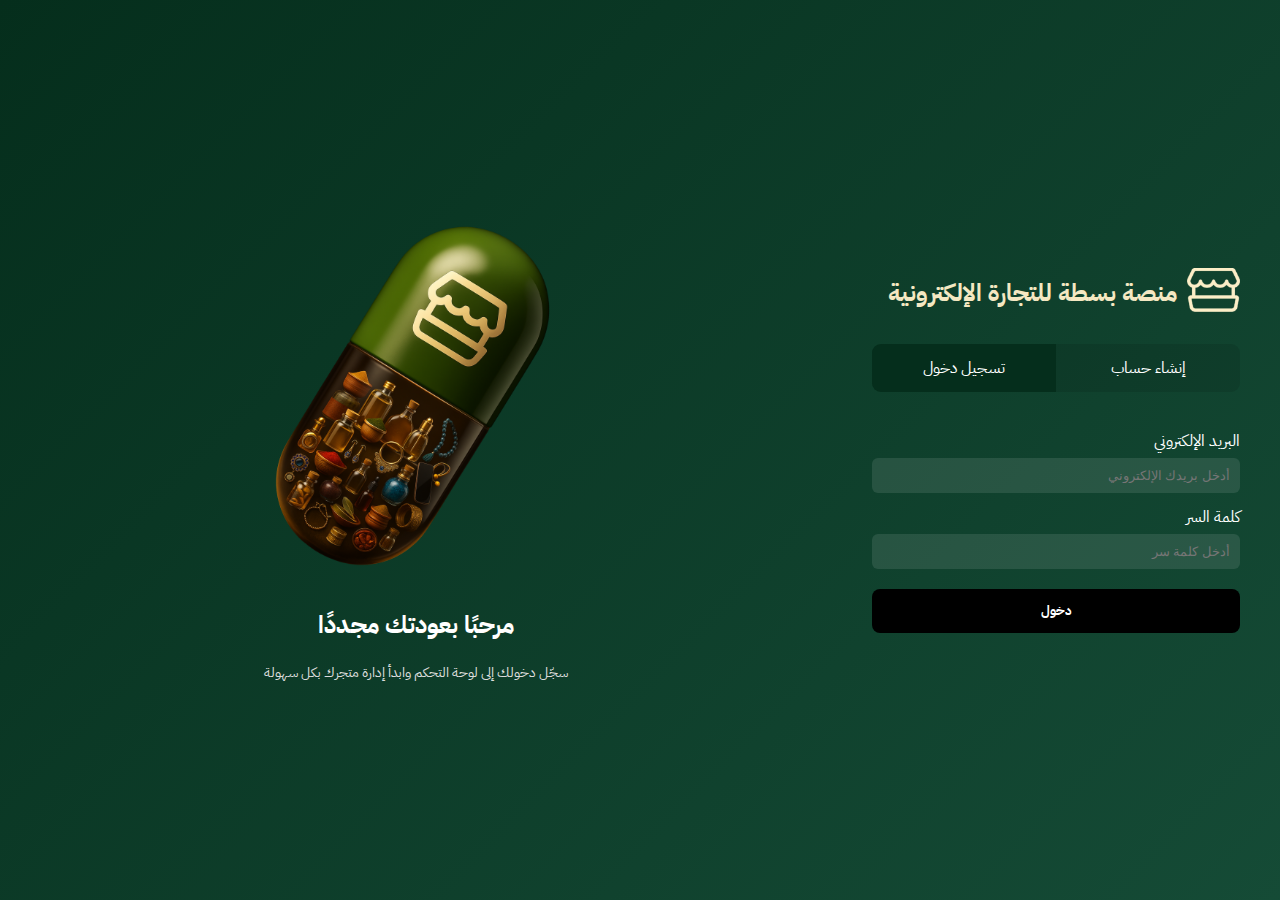
<file: Log in/LoginIndex.html>
<!DOCTYPE html>
<html lang="ar" dir="rtl">
<head>
  <meta charset="UTF-8">
  <title>إنشاء حساب | منصة بسطة</title>
  <meta name="viewport" content="width=device-width, initial-scale=1.0" />
  <link href="https://fonts.googleapis.com/css2?family=IBM+Plex+Sans+Arabic&display=swap" rel="stylesheet">
  <link rel="stylesheet" href="style.css">
</head>


<body>
  <div class="page">
    <!--Left side-->
    <div class="left">
      <div class="image-container">
            <img src="Login assets/BSTA LOGIN.png" alt="عرض توضيحي">
      </div>

      <h2>مرحبًا بعودتك مجددًا</h2>
      <p>سجّل دخولك إلى لوحة التحكم وابدأ إدارة متجرك بكل سهولة</p>
    </div>

    <!--Right side-->
    <div class="right">
      <div class="logo">
        <a href="#"><img src="Login assets/Logo.png" alt="logo" /></a>
        <a href="#"><span class="branding">منصة بسطة للتجارة الإلكترونية</span></a>
      </div>

      <div class="tabs">
        <button class="tab" onclick="window.location.href='#'">إنشاء حساب</button>
        <button class="tab active" onclick="window.location.href='#'">تسجيل دخول</button>
      </div>

      <form class="form">

        <label>البريد الإلكتروني</label>
        <input type="email" placeholder="أدخل بريدك الإلكتروني" required />

        <label>كلمة السر</label>
        <input  type="password" placeholder="أدخل كلمة سر" required />


        <button type="submit" class="submit-btn">دخول</button>
      </form>
    </div>
  </div>
</body>

</html>
</file>
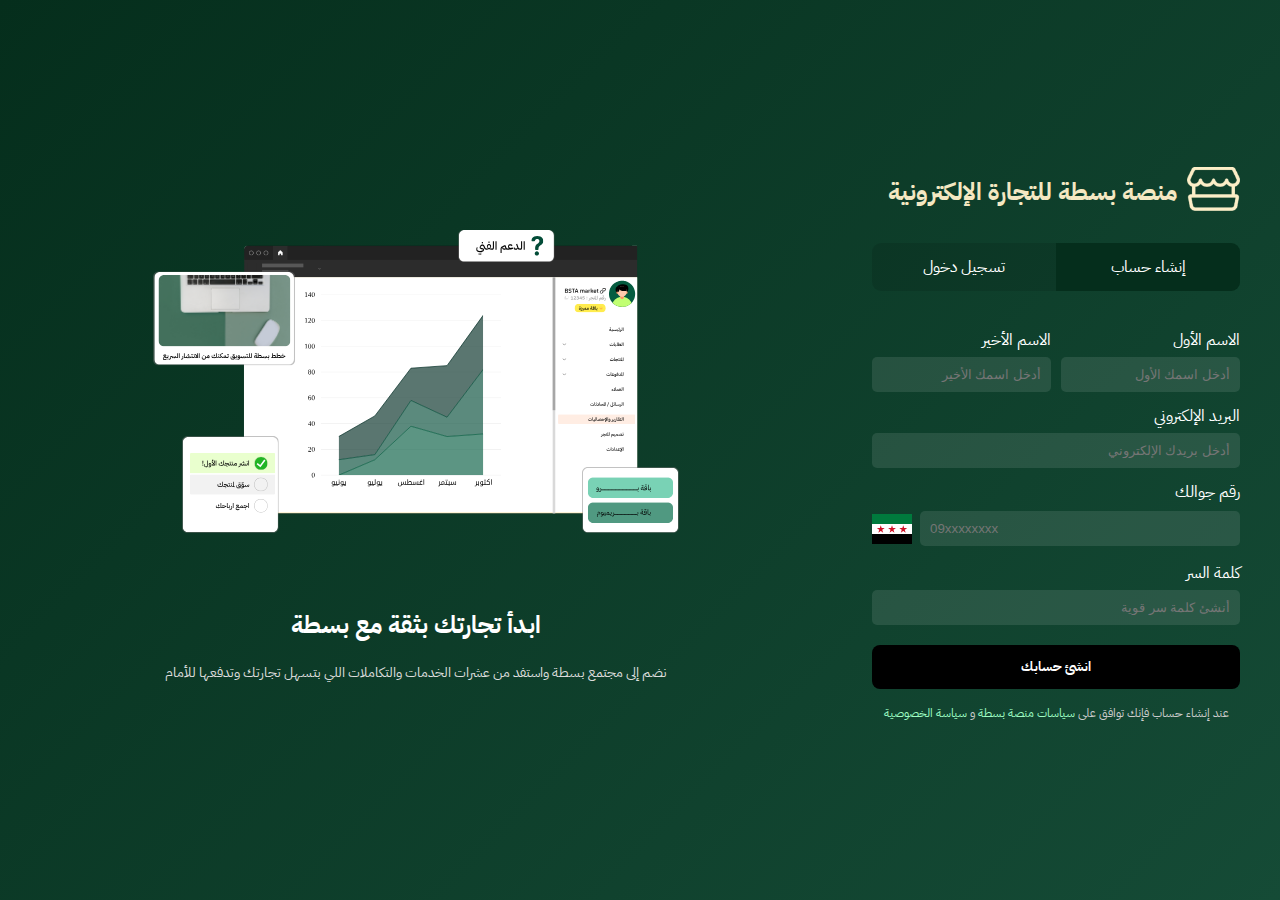
<file: Sign up/SignupIndex.html>
<!DOCTYPE html>
<html lang="ar" dir="rtl">
<head>
  <meta charset="UTF-8">
  <title>إنشاء حساب | منصة بسطة</title>
  <meta name="viewport" content="width=device-width, initial-scale=1.0" />
  <link href="https://fonts.googleapis.com/css2?family=IBM+Plex+Sans+Arabic&display=swap" rel="stylesheet">
    <link rel="stylesheet" href="style.css" />
    <link rel="icon" type="image/x-icon" href="Sign_up_assets/Favicon.png" />
    <link rel="preconnect" href="https://fonts.googleapis.com" />
    <link rel="preconnect" href="https://fonts.gstatic.com" crossorigin />
    <link
      href="https://fonts.googleapis.com/css2?family=IBM+Plex+Sans+Arabic:wght@100;200;300;400;500;600;700&display=swap"
      rel="stylesheet"
    />
</head>

<body>
  <div class="page">
    <!--Left Side-->
    <div class="left">
      <div class="image-container">
            <img src="Sign_up_assets/Background SIGNUP img.svg" alt="عرض توضيحي">
      </div>

      <h2>ابدأ تجارتك بثقة مع بسطة</h2>
      <p>نضم إلى مجتمع بسطة واستفد من عشرات الخدمات والتكاملات اللي بتسهل
          تجارتك وتدفعها للأمام</p>
    </div>

    <!--Right Side-->
    <div class="right">
      <div class="logo">
        <a href="#"><img src="Sign_up_assets/Logo.png" alt="logo" /></a>
        <a href="#"><span class="branding">منصة بسطة للتجارة الإلكترونية</span></a>
      </div>

      <div class="tabs">
        <button class="tab active" onclick="window.location.href='#'">إنشاء حساب</button>
        <button class="tab" onclick="window.location.href='#'">تسجيل دخول</button>
      </div>

      <form class="form">
        <div class="name-fields">
          <div class="field">
            <label>الاسم الأول</label>
            <input type="text" placeholder="أدخل اسمك الأول" required />
          </div>
          <div class="field">
            <label>الاسم الأخير</label>
            <input type="text" placeholder="أدخل اسمك الأخير" required />
          </div>
        </div>

        <label>البريد الإلكتروني</label>
        <input type="email" placeholder="أدخل بريدك الإلكتروني" required />

        <label>رقم جوالك</label>
        <div class="phone-input">
          <input type="tel" placeholder="09xxxxxxxx" pattern="09[0-9]{8}" required />
          <div class="flag">
            <svg xmlns="http://www.w3.org/2000/svg" width="640" height="480" viewBox="0 0 640 480"><path d="M0 0h640v480H0Z"/><path fill="#fff" d="M0 0h640v320H0Z"/><path fill="#007a3d" d="M0 0h640v160H0Z"/><path fill="#ce1126" d="m101 300l39-120l39 120l-102-74.2h126M461 300l39-120l39 120l-102-74.2h126M281 300l39-120l39 120l-102.1-74.2h126.2"/></svg>
          </div>
        </div>

        <label>كلمة السر</label>
        <input  type="password" placeholder="أنشئ كلمة سر قوية" required />


        <button type="submit" class="submit-btn">انشئ حسابك</button>

        <p class="note">
          عند إنشاء حساب فإنك توافق على <a href="#">سياسات منصة بسطة</a> و <a href="#">سياسة الخصوصية</a>
        </p>
      </form>
    </div>
  </div>
</body>

</html>
</file>
<file: Log in/style.css>
* {
  box-sizing: border-box;
}

body {
  margin: 0;
  font-family: 'IBM Plex Sans Arabic', sans-serif;
  background: linear-gradient(135deg, #052e1c, #154b36);
  color: white;
  direction: rtl;
}

.page {
  display: flex;
  flex-wrap: wrap;
  flex-direction: row-reverse;
  min-height: 100vh;
}


/*Left Side*/
.left {
  flex: 1;
  min-width: 300px;
  display: flex;
  flex-direction: column;
  justify-content: center;
  align-items: center;
  padding: 40px;
  text-align: center;
  
}

.image-container {
  width: 100%;
  max-width: 70%;
  margin-bottom: 20px;
}

.image-container img {
  width: 100%;
  height: auto;
  object-fit: contain;
  display: block;
  border-radius: 0;
  background: transparent;
}



.left h2 {
  font-size: 24px;
  margin: 10px 0 5px;
  font-weight: bold;
}

.left p {
  font-size: 14px;
  color: #ddd;
}

/*Right Side*/
.right {
    
  flex: 0 0 35%;
 max-width: 35%;
  background-color: rgba(255, 255, 255, 0.00);
  padding: 40px;
  display: flex;
  flex-direction: column;
  justify-content: center;
}

.logo {
  display: flex;
  align-items: center;
  gap: 10px;
  font-size: 18px;
  margin-bottom: 25px;
}
.logo a{
  text-decoration: none;
}

.logo img {
  width: 53px;
  height: 44px;
}

.branding{
    font-family: 'IBM Plex Sans Arabic', sans-serif;
    font-weight:900;
    font-size: 24px;
    color: #F4E8C2;
}

/*Sign in/up Buttons*/
.tabs {
  display: flex;
  background-color: rgba(0, 0, 0, 0.1);
  border-radius: 9px;
  overflow: hidden;
  margin-bottom: 25px;
}

.tab {
  flex: 1;
  padding: 12px;
  background: transparent;
  border: none;
  color: white;
  cursor: pointer;
  font-size: 16px;
  font-family: 'IBM Plex Sans Arabic', sans-serif;
  font-weight: 400;
}

.tab.active {
  background-color: #052e1c;
  color: white;
}

/*Sign Form*/
.form label {
  display: block;
  margin: 12px 0 5px;
}

.form input[type="text"],
.form input[type="email"],
.form input[type="password"],
.form input[type="tel"] {
  width: 100%;
  padding: 10px;
  border-radius: 6px;
  border: none;
  background-color: rgba(255, 255, 255, 0.1);
  color: white;
}

.name-fields {
  display: flex;
  gap: 10px;
}

.name-fields .field {
  flex: 1;
}

.phone-input {
  display: flex;
  align-items: center;
  gap: 8px;
}

.phone-input .flag {
  width: 30px;
  height: 30px;
  border-radius: 6px;
  display: flex;
  justify-content: center;
  align-items: center;
}

.phone-input img {
  width: 30px;
}

.submit-btn {
  width: 100%;
  margin-top: 20px;
  padding: 12px;
  background-color: black;
  border: none;
  color: white;
  font-weight: bold;
  border-radius: 8px;
  cursor: pointer;
  font-family: 'IBM Plex Sans Arabic', sans-serif;
}


/*Responsive Code*/
@media (max-width: 768px) {
  .page {
    flex-direction: column;
  }

  .left,
  .right {
    flex: 1 1 100%;
    max-width: 100%;
    padding: 20px;
  }

  .image-container {
    max-width: 100%;
    margin-bottom: 15px;
  }

  .branding {
    font-size: 18px;
    text-align: center;
  }

  .logo {
    flex-direction: column;
    justify-content: center;
    align-items: center;
    text-align: center;
  }

  .tabs {
    flex-direction: row;
    font-size: 14px;
  }

  .form input[type="text"],
  .form input[type="email"],
  .form input[type="password"],
  .form input[type="tel"] {
    font-size: 14px;
  }

  .submit-btn {
    padding: 10px;
    font-size: 15px;
  }

  .name-fields {
    flex-direction: column;
    gap: 0;
  }
}
</file>
<file: Sign up/style.css>
* {
  box-sizing: border-box;
}

body {
  margin: 0;
  font-family: "IBM Plex Sans Arabic", sans-serif;
  background: linear-gradient(135deg, #052e1c, #154b36);
  color: white;
  direction: rtl;
}

.page {
  display: flex;
  flex-wrap: wrap;
  flex-direction: row-reverse; /*Revarse sides*/
  min-height: 100vh;
}

/*Left Side*/
.left {
  flex: 1;
  min-width: 300px;
  display: flex;
  flex-direction: column;
  justify-content: center;
  align-items: center;
  padding: 40px;
  text-align: center;
}

.image-container {
  width: 100%;
  max-width: 70%;
  margin-bottom: 20px;
}

.image-container img {
  width: 100%;
  height: auto;
  object-fit: contain;
  display: block;
  border-radius: 0;
  background: transparent;
}

.left h2 {
  font-size: 24px;
  margin: 10px 0 5px;
  font-weight: bold;
}

.left p {
  font-size: 14px;
  color: #ddd;
}

/*Right Side*/
.right {
  flex: 0 0 35%;
  max-width: 35%;
  background-color: rgba(255, 255, 255, 0);
  padding: 40px;
  display: flex;
  flex-direction: column;
  justify-content: center;
}

.logo {
  display: flex;
  align-items: center;
  gap: 10px;
  font-size: 18px;
  margin-bottom: 25px;
}
.logo a{
  text-decoration: none;
}

.logo img {
  width: 53px;
  height: 44px;
}

.branding {
  font-family: "IBM Plex Sans Arabic", sans-serif;
  font-weight: 900;
  font-size: 24px;
  color: #f4e8c2;
}

/*Sign in/up Buttons*/
.tabs {
  display: flex;
  background-color: rgba(0, 0, 0, 0.1);
  border-radius: 9px;
  overflow: hidden;
  margin-bottom: 25px;
}

.tab {
  flex: 1;
  padding: 12px;
  background: transparent;
  border: none;
  color: white;
  cursor: pointer;
  font-size: 16px;
  font-family: "IBM Plex Sans Arabic", sans-serif;
  font-weight: 400;
}

.tab.active {
  background-color: #052e1c;
  color: white;
}

/*Sign form*/
.form label {
  display: block;
  margin: 12px 0 5px;
}

.form input[type="text"],
.form input[type="email"],
.form input[type="password"],
.form input[type="tel"] {
  width: 100%;
  padding: 10px;
  border-radius: 5px;
  border: none;
  background-color: rgba(255, 255, 255, 0.1);
  color: white;
}

.name-fields {
  display: flex;
  gap: 10px;
}

.name-fields .field {
  flex: 1;
}

.phone-input {
  display: flex;
  align-items: center;
  gap: 8px;
}

.phone-input .flag {
  width: 40px;
  height: 40px;
  border-radius: 6px;
  display: flex;
  justify-content: center;
  align-items: center;
}

.phone-input img {
  width: 30px;
}

.submit-btn {
  width: 100%;
  margin-top: 20px;
  padding: 12px;
  background-color: black;
  border: none;
  color: white;
  font-weight: bold;
  border-radius: 8px;
  cursor: pointer;
  font-family: "IBM Plex Sans Arabic", sans-serif;
}

.note {
  margin-top: 15px;
  font-size: 12px;
  color: #ccc;
  text-align: center;
}

.note a {
  color: #9efdc3;
  text-decoration: none;
}

.password-wrapper {
  position: relative;
}

.password-wrapper input {
  width: 100%;
  padding: 10px 40px 10px 10px;
  border-radius: 6px;
  border: none;
  background-color: rgba(255, 255, 255, 0.1);
  color: white;
}

.toggle-password {
  position: absolute;
  top: 50%;
  left: 10px;
  transform: translateY(-50%);
  cursor: pointer;
  font-size: 18px;
  color: #ccc;
}

/*Responesive Code*/
@media (max-width: 768px) {
  .page {
    flex-direction: column;
  }

  .left,
  .right {
    flex: 1 1 100%;
    max-width: 100%;
    padding: 20px;
  }

  .image-container {
    max-width: 100%;
    margin-bottom: 15px;
  }

  .branding {
    font-size: 18px;
    text-align: center;
  }

  .logo {
    flex-direction: column;
    justify-content: center;
    align-items: center;
    text-align: center;
  }

  .tabs {
    flex-direction: row;
    font-size: 14px;
  }

  .form input[type="text"],
  .form input[type="email"],
  .form input[type="password"],
  .form input[type="tel"] {
    font-size: 14px;
  }

  .submit-btn {
    padding: 10px;
    font-size: 15px;
  }

  .name-fields {
    flex-direction: column;
    gap: 0;
  }
}
</file>
